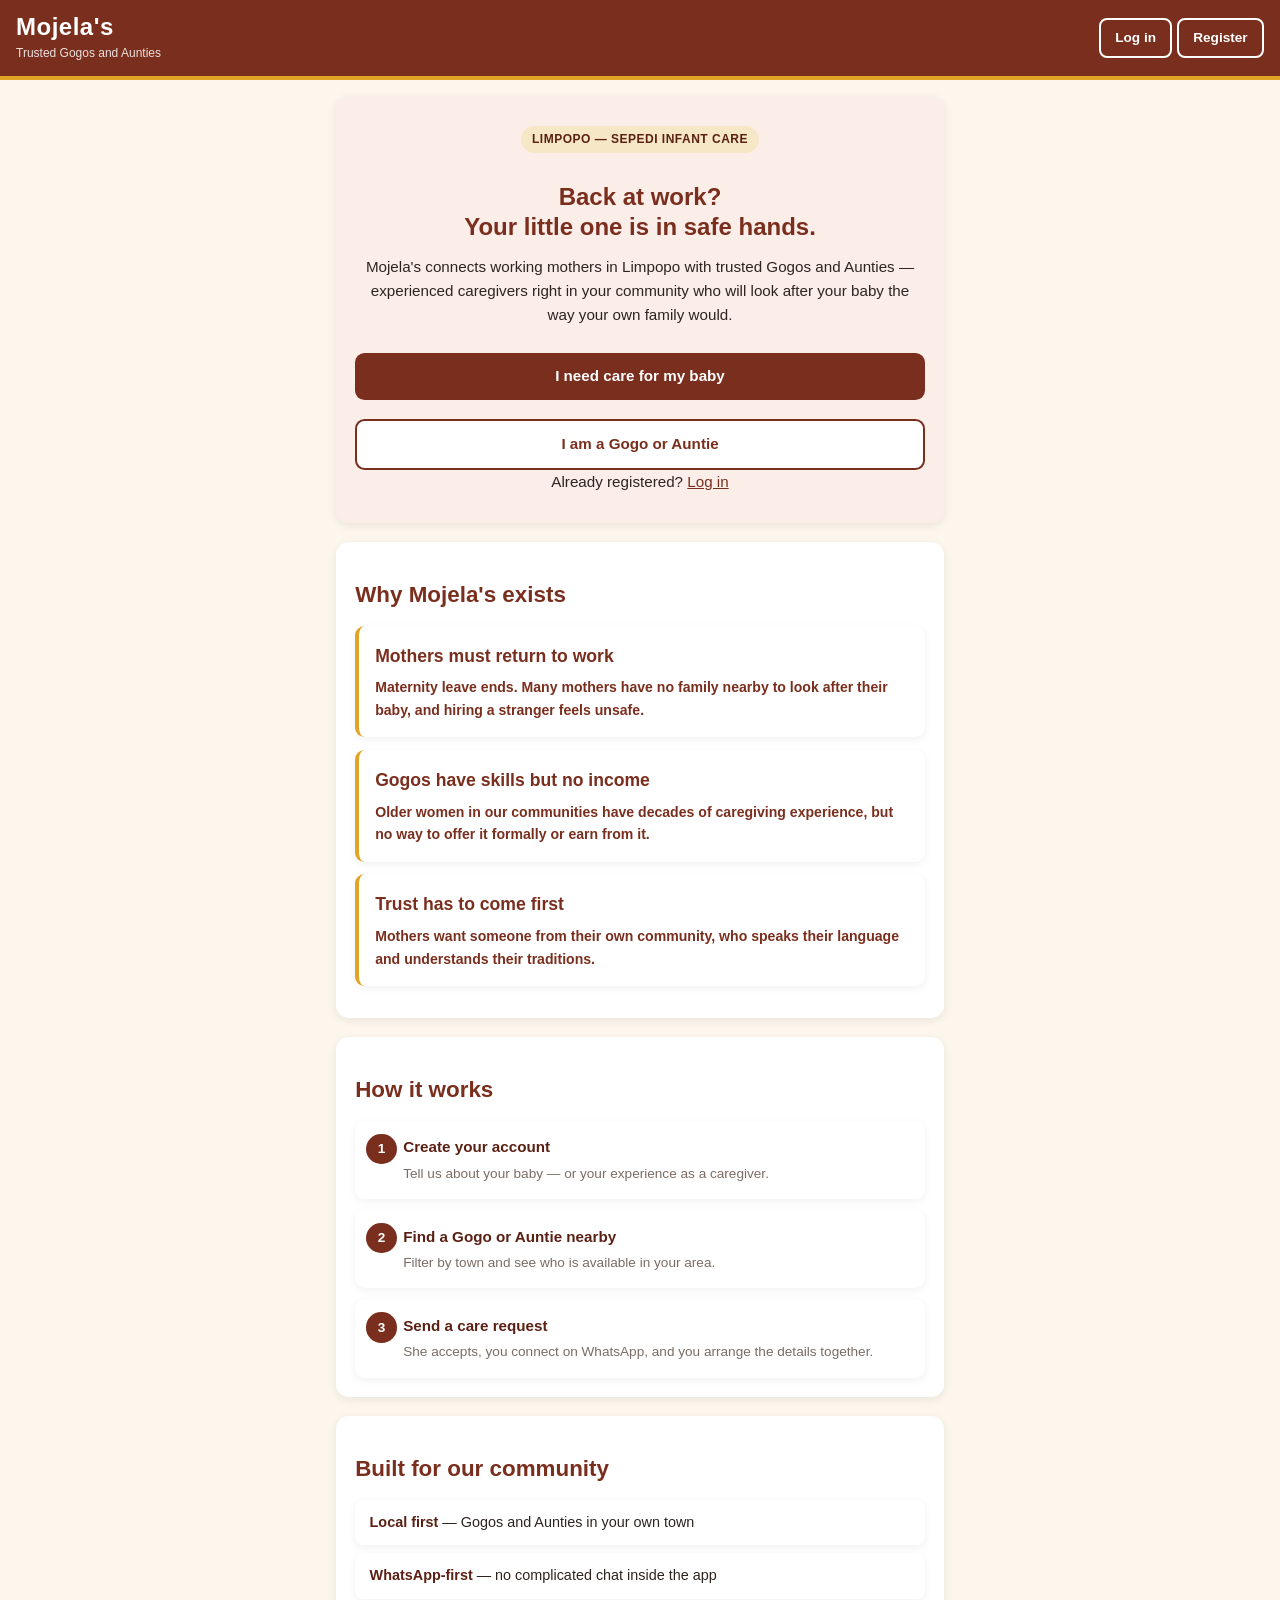
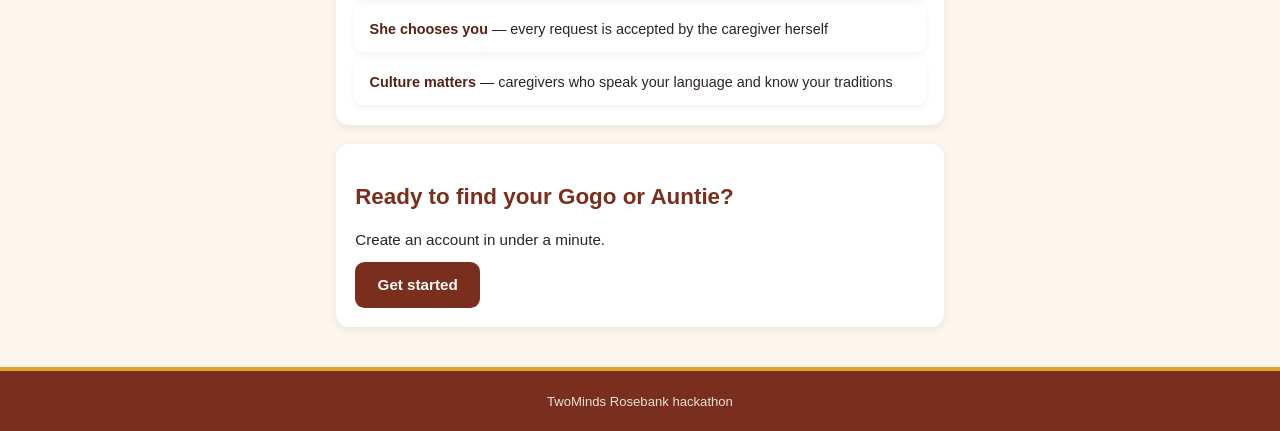
<file: index.html>
<!doctype html>
<html lang="en">
  <head>
    <meta charset="UTF-8" />
    <meta name="viewport" content="width=device-width, initial-scale=1.0" />
    <meta name="theme-color" content="#7a2e1d" />
    <meta
      name="description"
      content="Mojela's connects working mothers in Limpopo with trusted Gogos and Aunties for infant care."
    />
    <title>Mojela's — Trusted Gogos and Aunties in Limpopo</title>
    <link rel="stylesheet" href="style/style.css" />
  </head>

  <body>
    <header>
      <a href="index.html" aria-label="Mojela's home">
        <h1>Mojela's</h1>
        <p>Trusted Gogos and Aunties</p>
      </a>

      <nav aria-label="Account">
        <a href="auth.html#login">Log in</a>
        <a href="auth.html#register">Register</a>
      </nav>
    </header>

    <main>
      <section>
        <p>Limpopo — Sepedi infant care</p>
        <h2>Back at work?<br />Your little one is in safe hands.</h2>
        <p>
          Mojela's connects working mothers in Limpopo with trusted Gogos and
          Aunties — experienced caregivers right in your community who will look
          after your baby the way your own family would.
        </p>

        <nav aria-label="Get started">
          <a href="auth.html#mother">I need care for my baby</a>
          <a href="auth.html#gogo">I am a Gogo or Auntie</a>
        </nav>

        <p>Already registered? <a href="auth.html#login">Log in</a></p>
      </section>

      <section>
        <h2>Why Mojela's exists</h2>

        <article>
          <h3>Mothers must return to work</h3>
          <p>
            Maternity leave ends. Many mothers have no family nearby to look
            after their baby, and hiring a stranger feels unsafe.
          </p>
        </article>

        <article>
          <h3>Gogos have skills but no income</h3>
          <p>
            Older women in our communities have decades of caregiving
            experience, but no way to offer it formally or earn from it.
          </p>
        </article>

        <article>
          <h3>Trust has to come first</h3>
          <p>
            Mothers want someone from their own community, who speaks their
            language and understands their traditions.
          </p>
        </article>
      </section>

      <section>
        <h2>How it works</h2>

        <ol>
          <li>
            <strong>Create your account</strong>
            <p>Tell us about your baby — or your experience as a caregiver.</p>
          </li>
          <li>
            <strong>Find a Gogo or Auntie nearby</strong>
            <p>Filter by town and see who is available in your area.</p>
          </li>
          <li>
            <strong>Send a care request</strong>
            <p>
              She accepts, you connect on WhatsApp, and you arrange the details
              together.
            </p>
          </li>
        </ol>
      </section>

      <section>
        <h2>Built for our community</h2>

        <ul>
          <li>
            <strong>Local first</strong> — Gogos and Aunties in your own town
          </li>
          <li>
            <strong>WhatsApp-first</strong> — no complicated chat inside the app
          </li>
          <li>
            <strong>She chooses you</strong> — every request is accepted by the
            caregiver herself
          </li>
          <li>
            <strong>Culture matters</strong> — caregivers who speak your
            language and know your traditions
          </li>
        </ul>
      </section>

      <section>
        <h2>Ready to find your Gogo or Auntie?</h2>
        <p>Create an account in under a minute.</p>
        <a href="auth.html#register">Get started</a>
      </section>
    </main>

    <footer>
      <p>TwoMinds Rosebank hackathon</p>
    </footer>
    <!-- ==================== SCRIPTS ==================== -->
    <script src="javaScripts/app.js"></script>
  </body>
</html>
</file>
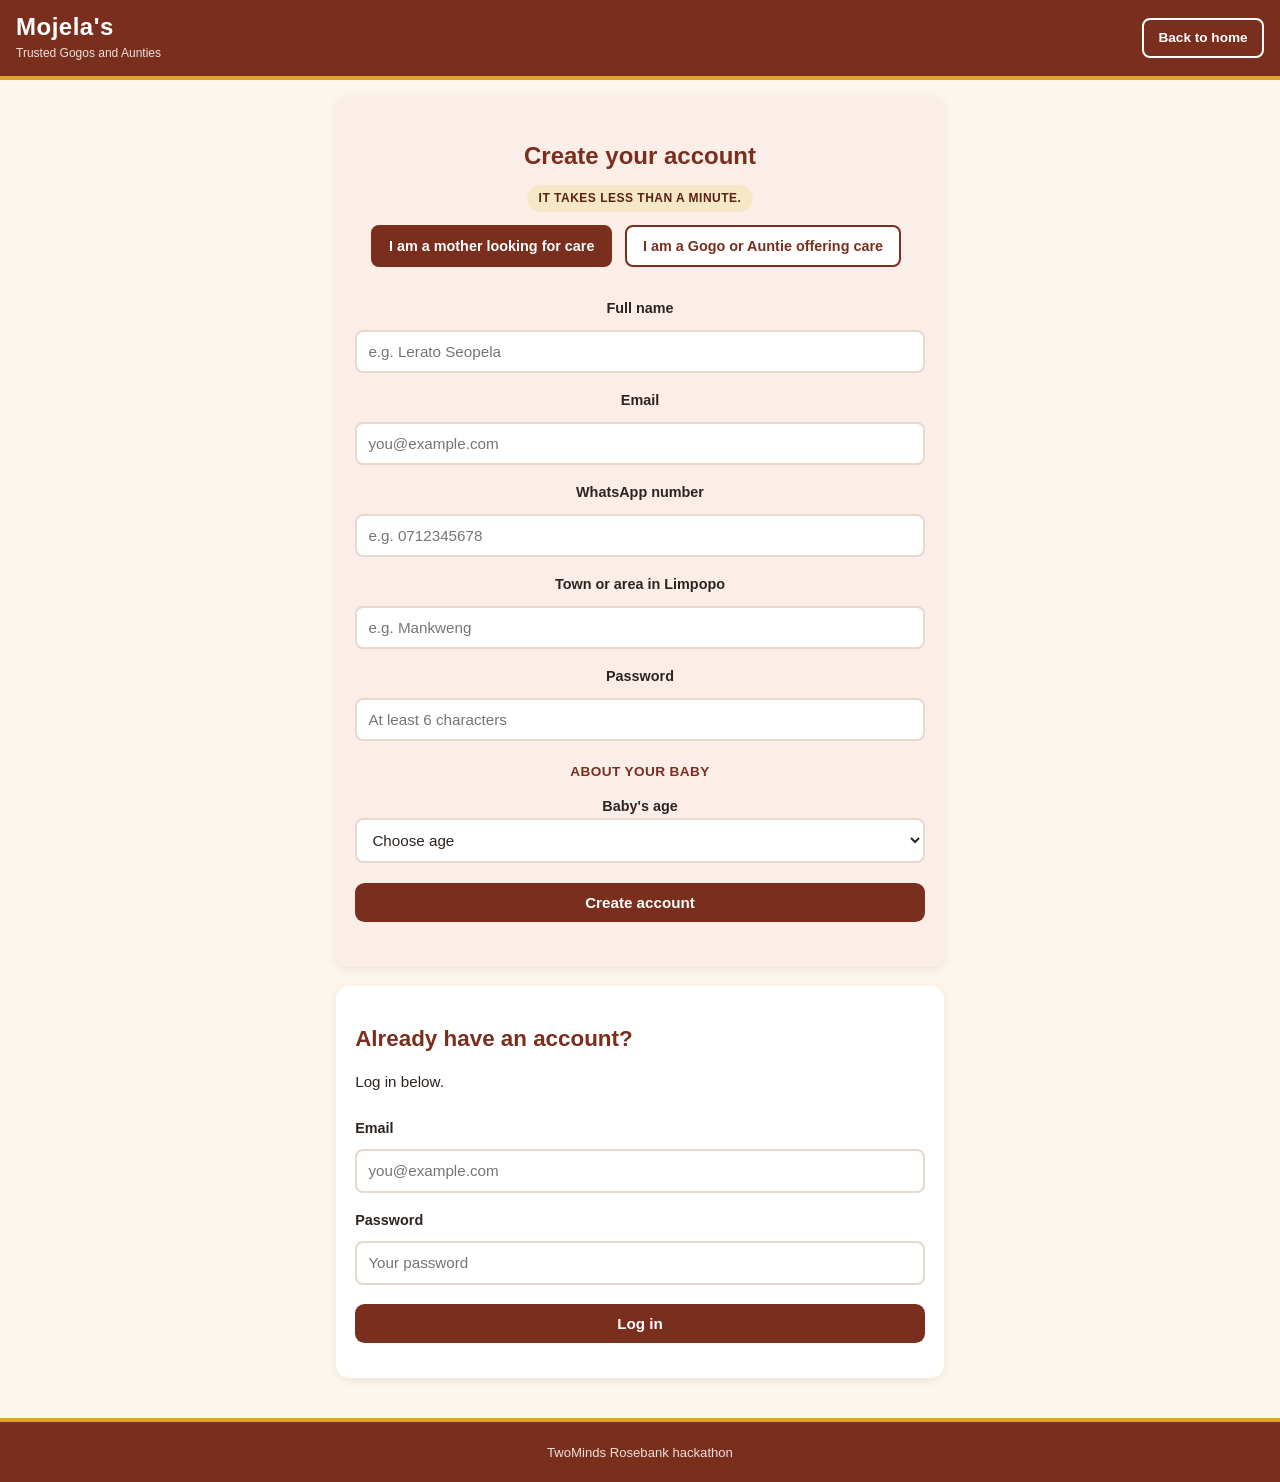
<file: auth.html>
<!doctype html>
<html lang="en">
  <head>
    <meta charset="UTF-8" />
    <meta name="viewport" content="width=device-width, initial-scale=1.0" />
    <meta name="theme-color" content="#7a2e1d" />
    <meta
      name="description"
      content="Create your Mojela's account to find or offer trusted infant care in Limpopo."
    />
    <title>Mojela's — Register or Log in</title>
    <link rel="stylesheet" href="style/style.css" />
  </head>

  <body>
    <header>
      <a href="index.html" aria-label="Mojela's home">
        <h1>Mojela's</h1>
        <p>Trusted Gogos and Aunties</p>
      </a>

      <nav aria-label="Navigation">
        <a href="index.html">Back to home</a>
      </nav>
    </header>

    <main>
      <!-- ==================== REGISTER ==================== -->
      <section>
        <h2>Create your account</h2>
        <p>It takes less than a minute.</p>

        <div>
          <button type="button" id="roleParentBtn" data-role="parent">
            I am a mother looking for care
          </button>
          <button type="button" id="roleCaregiverBtn" data-role="caregiver">
            I am a Gogo or Auntie offering care
          </button>
        </div>

        <form action="mother.html" method="get" id="registerForm">
          <label for="regName">Full name</label>
          <input
            type="text"
            id="regName"
            name="name"
            placeholder="e.g. Lerato Seopela"
            autocomplete="name"
            required
          />

          <label for="regEmail">Email</label>
          <input
            type="email"
            id="regEmail"
            name="email"
            placeholder="you@example.com"
            autocomplete="email"
            required
          />

          <label for="regPhone">WhatsApp number</label>
          <input
            type="tel"
            id="regPhone"
            name="phone"
            placeholder="e.g. 0712345678"
            inputmode="tel"
            autocomplete="tel"
            required
          />

          <label for="regLocation">Town or area in Limpopo</label>
          <input
            type="text"
            id="regLocation"
            name="location"
            list="locations"
            placeholder="e.g. Mankweng"
            autocomplete="address-level2"
            required
          />
          <datalist id="locations">
            <option value="Polokwane"></option>
            <option value="Mankweng"></option>
            <option value="Seshego"></option>
            <option value="Lebowakgomo"></option>
            <option value="Tzaneen"></option>
            <option value="Thohoyandou"></option>
            <option value="Musina"></option>
          </datalist>

          <label for="regPassword">Password</label>
          <input
            type="password"
            id="regPassword"
            name="password"
            placeholder="At least 6 characters"
            minlength="6"
            autocomplete="new-password"
            required
          />

          <fieldset id="parentFields">
            <legend>About your baby</legend>

            <label for="regBabyAge">Baby's age</label>
            <select id="regBabyAge" name="babyAge" required>
              <option value="" disabled selected>Choose age</option>
              <option>2 months</option>
              <option>3 months</option>
              <option>4 months</option>
              <option>5 months</option>
              <option>6 months</option>
              <option>7–12 months</option>
              <option>Over 12 months</option>
            </select>
          </fieldset>

          <fieldset id="caregiverFields" hidden disabled>
            <legend>About your experience</legend>

            <label for="regExperience">Years of experience</label>
            <input type="number" id="regExperience" min="0" max="70" />

            <label for="regRate">Monthly rate (Rand)</label>
            <input type="number" id="regRate" min="0" step="100" />

            <label for="regBio">Short bio (optional)</label>
            <textarea id="regBio" rows="3" maxlength="200"></textarea>
          </fieldset>
          <button type="submit">Create account</button>
        </form>
      </section>

      <!-- ==================== LOGIN ==================== -->
      <section>
        <h2>Already have an account?</h2>
        <p>Log in below.</p>

        <form action="mother.html" method="get" id="loginForm">
          <label for="loginEmail">Email</label>
          <input
            type="email"
            id="loginEmail"
            name="email"
            placeholder="you@example.com"
            autocomplete="email"
            required
          />

          <label for="loginPassword">Password</label>
          <input
            type="password"
            id="loginPassword"
            name="password"
            placeholder="Your password"
            autocomplete="current-password"
            required
          />

          <button type="submit">Log in</button>
        </form>
      </section>
    </main>

    <footer>
      <p>TwoMinds Rosebank hackathon</p>
    </footer>
    <!-- ==================== SCRIPTS ==================== -->
    <script src="javaScripts/app.js"></script>
    <script src="javaScripts/auth.js"></script>
    <script>
      // Read the URL fragment (#mother or #gogo) and click the matching button
      if (location.hash === "#mother") {
        document.getElementById("roleParentBtn").click();
      } else if (location.hash === "#gogo") {
        document.getElementById("roleCaregiverBtn").click();
      }
    </script>
  </body>
</html>
</file>
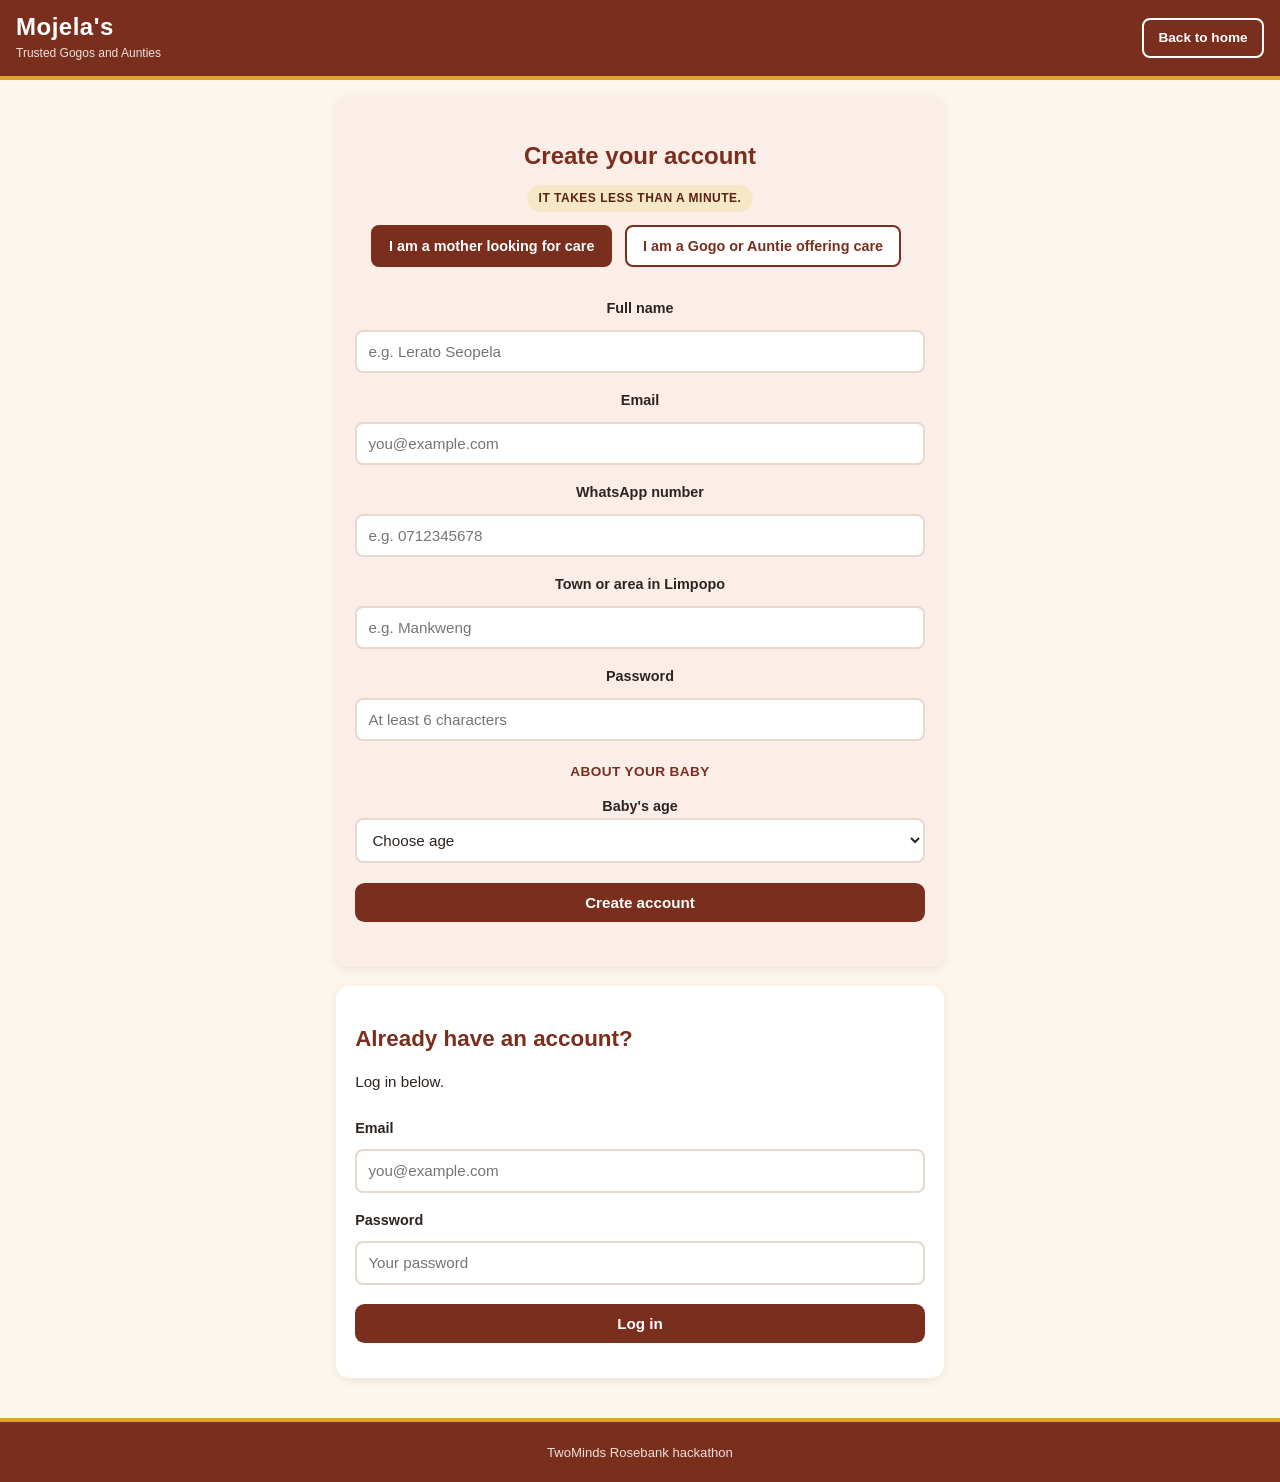
<file: caregiver.html>
<!doctype html>
<html lang="en">
  <head>
    <meta charset="UTF-8" />
    <meta name="viewport" content="width=device-width, initial-scale=1.0" />
    <meta name="theme-color" content="#7a2e1d" />
    <meta
      name="description"
      content="Your Mojela's dashboard — see ongoing care requests from mothers in your area."
    />
    <title>Mojela's — Gogo Dashboard</title>
    <link rel="stylesheet" href="style/style.css" />
  </head>

  <body>
    <!-- ==================== HEADER ==================== -->
    <header>
      <a href="caregiver.html" aria-label="Mojela's caregiver dashboard">
        <h1>Mojela's</h1>
        <p>Gogo dashboard</p>
      </a>

      <nav aria-label="Account">
        <a href="index.html" id="logoutBtn">Log out</a>
      </nav>
    </header>

    <!-- ==================== MAIN ==================== -->
    <main>
      <!-- ========== GREETING ========== -->
      <section>
        <h2 id="caregiverGreeting">Dumela, Gogo Maria</h2>
        <p>
          Mothers in your area are looking for someone they can trust to care
          for their child for the months ahead. Here are their requests.
        </p>
      </section>

      <!-- ========== NOTIFICATION ========== -->
      <section id="notifications">
        <h2 id="notificationsHeading"></h2>
        <p id="notificationsText"></p>
      </section>

      <!-- ========== REQUESTS FROM MOTHERS ========== -->
      <section>
        <h2>Requests from mothers</h2>
        <div id="requestList"></div>
      </section>
      <!-- ========== PROFILE ========== -->
      <section>
        <h2>Your profile</h2>
        <dl id="caregiverProfile">
          <!-- caregiver.js -->
        </dl>
      </section>
    </main>

    <!-- ==================== FOOTER ==================== -->
    <footer>
      <p>TwoMinds Rosebank hackathon</p>
    </footer>

    <!-- ==================== SCRIPTS ==================== -->
    <script src="javaScripts/app.js"></script>
    <script src="javaScripts/caregiver.js"></script>
  </body>
</html>
</file>
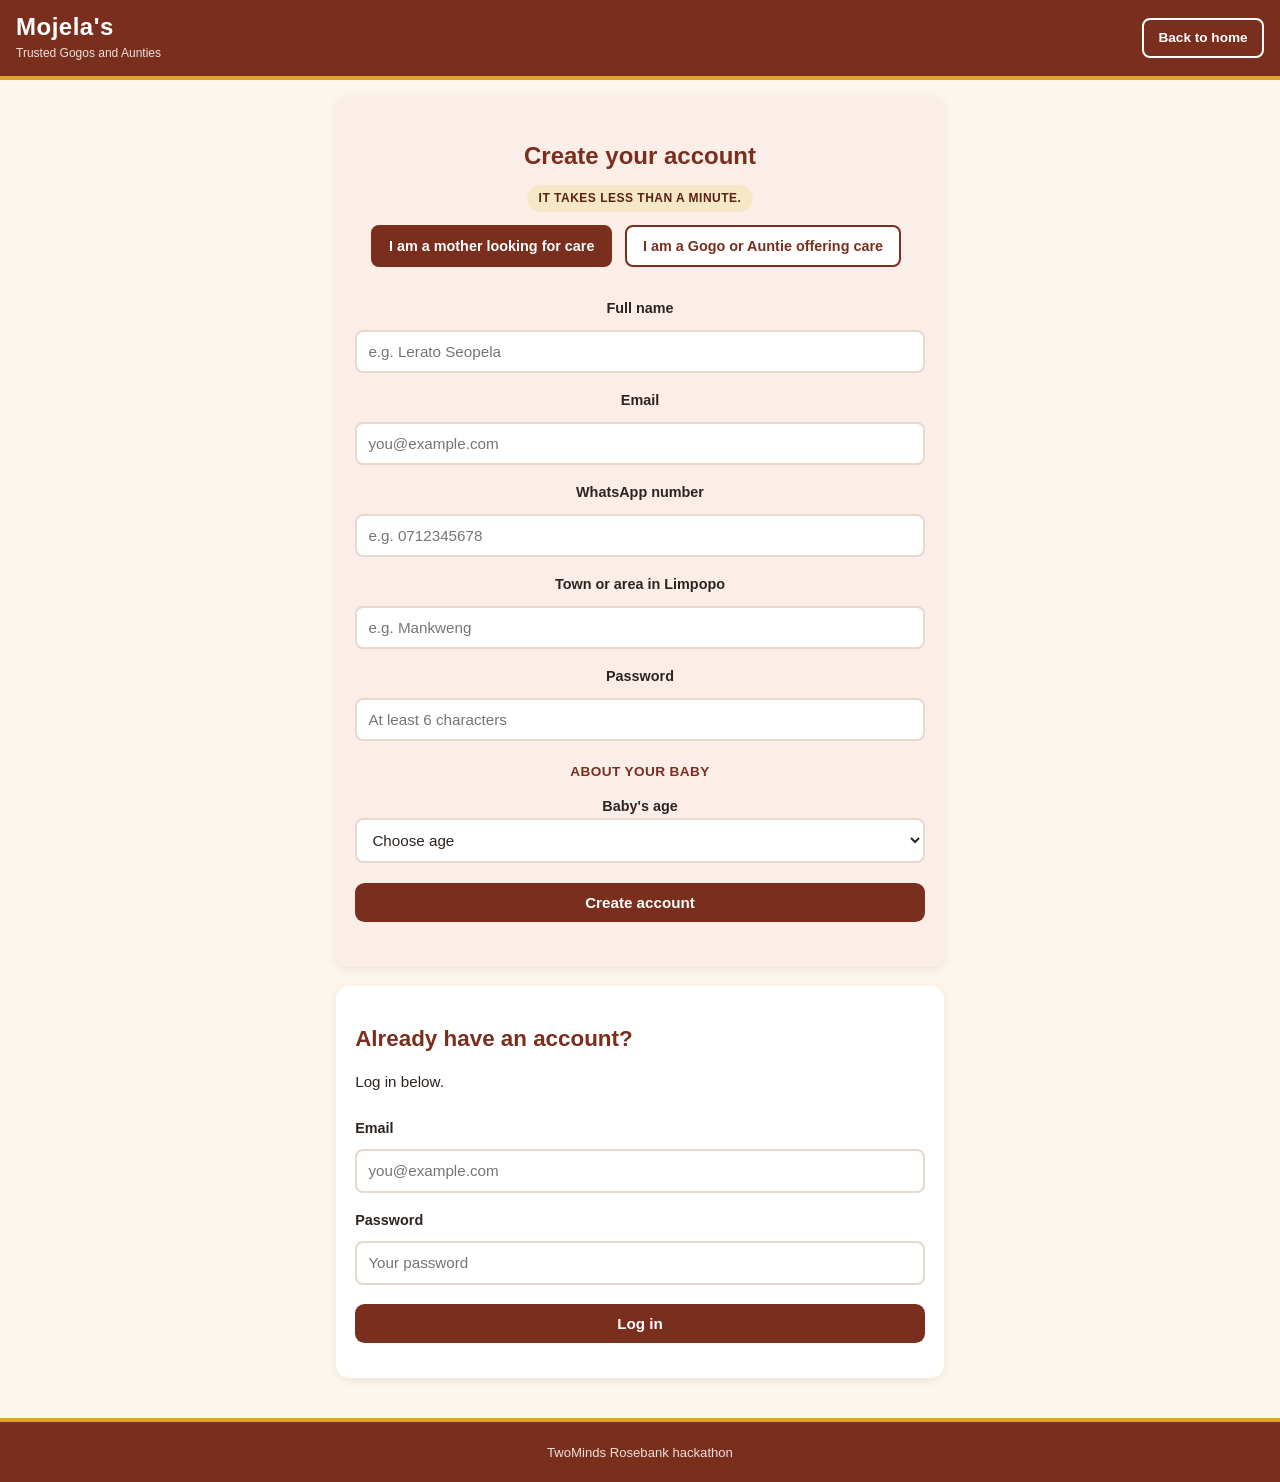
<file: mother.html>
<!doctype html>
<html lang="en">
  <head>
    <meta charset="UTF-8" />
    <meta name="viewport" content="width=device-width, initial-scale=1.0" />
    <meta name="theme-color" content="#7a2e1d" />
    <meta
      name="description"
      content="Your Mojela's dashboard — find a trusted Gogo or Auntie for ongoing care of your child."
    />
    <title>Mojela's — Mother Dashboard</title>
    <link rel="stylesheet" href="style/style.css" />
  </head>

  <body>
    <!-- ==================== HEADER ==================== -->
    <header>
      <a href="mother.html" aria-label="Mojela's mother dashboard">
        <h1>Mojela's</h1>
        <p>Mother dashboard</p>
      </a>

      <nav aria-label="Account">
        <a href="index.html" id="logoutBtn">Log out</a>
      </nav>
    </header>

    <!-- ==================== MAIN ==================== -->
    <main>
      <!-- ========== GREETING ========== -->
      <section>
        <h2 id="motherGreeting">Dumela, Lerato</h2>
        <p>
          Looking for a Gogo or Auntie to care for your child while you are at
          work? Find someone you trust for the months ahead.
        </p>
      </section>

      <!-- ========== FIND A CAREGIVER ========== -->
      <section>
        <h2>Find a Gogo or Auntie</h2>

        <form role="search">
          <label for="searchInput">Search by name or town</label>
          <input
            type="search"
            id="searchInput"
            name="q"
            placeholder="e.g. Polokwane"
          />
          <button type="submit">Search</button>
        </form>
        <!-- JS fills this with caregiver cards -->
        <div id="caregiverList"></div>
      </section>

      <!-- ========== MY REQUESTS ========== -->

      <section id="my-requests">
        <h2>My requests</h2>
        <div id="motherRequestList"></div>
      </section>

      <!-- ========== REQUEST MODAL ========== -->
      <div id="requestModal" hidden>
        <div>
          <h2 id="requestModalTitle">Request care</h2>

          <form id="requestForm">
            <label for="reqMessage">Your message</label>
            <textarea
              id="reqMessage"
              rows="4"
              maxlength="300"
              placeholder="Dumela! I return to work in two weeks and need someone to look after my baby for the next 6 months..."
              required
            ></textarea>

            <label for="reqDate">
              Preferred start date <span>(optional)</span>
            </label>
            <input type="date" id="reqDate" />

            <button type="submit">Send request</button>
            <button type="button" id="cancelRequestBtn">Cancel</button>
          </form>
        </div>
      </div>
      <!-- ========== PROFILE ========== -->
      <section>
        <h2>Your profile</h2>

        <dl id="motherProfile">
          <!-- Profile details will be populated here by JavaScript -->
        </dl>
      </section>
    </main>

    <!-- ==================== FOOTER ==================== -->
    <footer>
      <p>TwoMinds Rosebank hackathon</p>
    </footer>
    <script src="javaScripts/app.js"></script>
    <script src="javaScripts/mother.js"></script>
  </body>
</html>
</file>
<file: style/style.css>
/* ==========================================================
   MOJELA'S — MAIN STYLESHEET
   Colours: Warm terracotta, gold, cream
   Units: rem, em, %
   Layout: Flexbox + CSS Grid
   ========================================================== */

/* ---------- 1. GLOBAL RESET ---------- */
* {
  margin: 0;
  padding: 0;
  box-sizing: border-box;
  -webkit-tap-highlight-color: transparent;
}

html {
  font-size: 100%;
  scroll-behavior: smooth;
}

body {
  font-family: "Segoe UI", Arial, sans-serif;
  font-size: 1rem;
  line-height: 1.6;
  background-color: #fdf6ec;
  color: #2d2420;
  overflow-x: hidden;
}

/* ---------- 2. TYPOGRAPHY ---------- */
h1 {
  font-size: 1.8rem;
  font-weight: 700;
  color: #ffffff;
  letter-spacing: 0.5px;
}

h2 {
  font-size: 1.4rem;
  font-weight: 600;
  color: #7a2e1d;
  margin: 1rem 0 0.8rem;
}

h3 {
  font-size: 1.1rem;
  font-weight: 600;
  color: #7a2e1d;
  margin-bottom: 0.4rem;
}

p {
  font-size: 0.95rem;
  line-height: 1.6;
  color: #2d2420;
}

a {
  color: #7a2e1d;
}

strong {
  font-weight: 700;
  color: #5a2013;
}

/* ---------- 3. HEADER ---------- */
header {
  background-color: #7a2e1d;
  padding: 0.8rem 1rem;
  display: flex;
  align-items: center;
  justify-content: space-between;
  gap: 1rem;
  flex-wrap: wrap;
  border-bottom: 0.3rem solid #e0a526;
}

header a {
  text-decoration: none;
  color: #ffffff;
}

header h1 {
  font-size: 1.5rem;
  line-height: 1.2;
}

header p {
  font-size: 0.75rem;
  color: rgba(255, 255, 255, 0.85);
  margin-top: 0.15rem;
}

header nav a {
  display: inline-block;
  padding: 0.45rem 0.9rem;
  border: 0.13rem solid #ffffff;
  border-radius: 0.5rem;
  font-size: 0.85rem;
  font-weight: 600;
  transition: background-color 0.3s ease;
}

header nav a:hover {
  background-color: rgba(255, 255, 255, 0.15);
}

/* ---------- 4. MAIN LAYOUT ---------- */
main {
  max-width: 40rem;
  margin: 0 auto;
  padding: 1rem;
  display: flex;
  flex-direction: column;
  gap: 1.2rem;
}

/* ---------- 5. SECTIONS ---------- */
main section {
  background-color: #ffffff;
  border-radius: 0.8rem;
  padding: 1.2rem;
  box-shadow: 0 0.15rem 0.6rem rgba(0, 0, 0, 0.08);
}

/* ---------- 6. BUTTONS (links that act like buttons) ---------- */
main section > a,
main section > nav a,
form button {
  display: inline-block;
  background-color: #7a2e1d;
  color: #ffffff;
  padding: 0.7rem 1.4rem;
  border: none;
  border-radius: 0.6rem;
  font-size: 0.95rem;
  font-weight: 600;
  font-family: inherit;
  text-decoration: none;
  text-align: center;
  cursor: pointer;
  transition: background-color 0.3s ease;
  margin-top: 0.6rem;
}

main section > a:hover,
main section > nav a:hover,
form button:hover {
  background-color: #5a2013;
}

/* Second button inside a nav (outline style) */
main section > nav a + a {
  background-color: #ffffff;
  color: #7a2e1d;
  border: 0.13rem solid #7a2e1d;
}

main section > nav a + a:hover {
  background-color: #fbeee9;
}

/* ---------- 7. FORMS ---------- */
form {
  display: flex;
  flex-direction: column;
  gap: 0.6rem;
  margin: 1rem 0;
}

form label {
  display: block;
  font-weight: 600;
  font-size: 0.9rem;
  color: #2d2420;
  margin-top: 0.4rem;
}

form input,
form select,
form textarea {
  width: 100%;
  padding: 0.7rem;
  border: 0.13rem solid #e4d9cc;
  border-radius: 0.5rem;
  font-size: 0.95rem;
  font-family: inherit;
  background-color: #ffffff;
  color: #2d2420;
}

form input:focus,
form select:focus,
form textarea:focus {
  outline: none;
  border-color: #7a2e1d;
}

form textarea {
  resize: vertical;
  min-height: 4.5rem;
}

fieldset {
  border: 0;
  padding: 0;
  margin-top: 0.6rem;
}

legend {
  font-weight: 700;
  font-size: 0.85rem;
  color: #7a2e1d;
  text-transform: uppercase;
  letter-spacing: 0.4px;
  margin-bottom: 0.4rem;
}

/* ---------- 8. CARDS (caregiver + request cards) ---------- */
main section article {
  background-color: #ffffff;
  border-left: 0.3rem solid #e0a526;
  border-radius: 0.6rem;
  padding: 1rem;
  margin: 0.8rem 0;
  box-shadow: 0 0.15rem 0.5rem rgba(0, 0, 0, 0.06);
}

main section article p {
  font-size: 0.88rem;
  color: #7a6d65;
  margin-top: 0.3rem;
}

main section article p:first-of-type {
  color: #7a2e1d;
  font-weight: 600;
}

main section article a {
  display: inline-block;
  background-color: #7a2e1d;
  color: #ffffff;
  padding: 0.5rem 1rem;
  border-radius: 0.5rem;
  font-size: 0.85rem;
  font-weight: 600;
  text-decoration: none;
  margin-top: 0.6rem;
  transition: background-color 0.3s ease;
}

main section article a:hover {
  background-color: #5a2013;
}

main section article button {
  display: inline-block;
  background-color: #7a2e1d;
  color: #ffffff;
  padding: 0.5rem 1rem;
  border: none;
  border-radius: 0.5rem;
  font-size: 0.85rem;
  font-weight: 600;
  font-family: inherit;
  cursor: pointer;
  margin: 0.6rem 0.4rem 0 0;
  transition: background-color 0.3s ease;
}

main section article button:hover {
  background-color: #5a2013;
}

/* Decline button - second button in a card */
main section article button + button {
  background-color: #ffffff;
  color: #b3261e;
  border: 0.13rem solid #b3261e;
}

main section article button + button:hover {
  background-color: #fdeceb;
}

/* WhatsApp link - styled green */
main section article a[href*="wa.me"] {
  background-color: #1fa855;
}

main section article a[href*="wa.me"]:hover {
  background-color: #188a45;
}

/* ---------- 9. DESCRIPTION LISTS (profile + stats) ---------- */
main section dl {
  display: grid;
  gap: 0.5rem;
  margin-top: 0.8rem;
}

main section dt {
  font-size: 0.8rem;
  font-weight: 700;
  color: #7a6d65;
  text-transform: uppercase;
  letter-spacing: 0.4px;
}

main section dd {
  font-size: 0.95rem;
  color: #2d2420;
  font-weight: 600;
  margin-bottom: 0.4rem;
}

/* Stats on caregiver dashboard — three in a row */
main section:nth-of-type(2) dl {
  grid-template-columns: repeat(3, 1fr);
  gap: 0.6rem;
  text-align: center;
}

main section:nth-of-type(2) dt {
  order: 2;
  font-size: 0.75rem;
}

main section:nth-of-type(2) dd {
  order: 1;
  font-size: 1.6rem;
  font-weight: 700;
  color: #7a2e1d;
  margin-bottom: 0;
}

/* ---------- 10. HERO (index.html) ---------- */
main section:first-of-type {
  background-color: #fbeee9;
  text-align: center;
  padding: 1.8rem 1.2rem;
}

main section:first-of-type > p:first-of-type {
  display: inline-block;
  background-color: #f6e7c7;
  color: #5a2013;
  font-size: 0.75rem;
  font-weight: 700;
  letter-spacing: 0.5px;
  text-transform: uppercase;
  padding: 0.25rem 0.7rem;
  border-radius: 1rem;
  margin-bottom: 0.8rem;
}

main section:first-of-type h2 {
  font-size: 1.5rem;
  line-height: 1.25;
  color: #7a2e1d;
  margin-bottom: 0.8rem;
}

main section:first-of-type > nav {
  display: flex;
  flex-direction: column;
  gap: 0.6rem;
  margin-top: 1rem;
}

main section:first-of-type > nav a {
  width: 100%;
}

/* ---------- 11. HOW IT WORKS (ordered list) ---------- */
main section ol {
  list-style: none;
  counter-reset: step;
  display: flex;
  flex-direction: column;
  gap: 0.7rem;
  margin-top: 0.8rem;
}

main section ol li {
  counter-increment: step;
  position: relative;
  background-color: #ffffff;
  border-radius: 0.6rem;
  padding: 0.9rem 0.9rem 0.9rem 3rem;
  box-shadow: 0 0.15rem 0.5rem rgba(0, 0, 0, 0.06);
}

main section ol li::before {
  content: counter(step);
  position: absolute;
  left: 0.7rem;
  top: 0.8rem;
  width: 1.9rem;
  height: 1.9rem;
  border-radius: 50%;
  background-color: #7a2e1d;
  color: #ffffff;
  font-weight: 700;
  font-size: 0.85rem;
  display: flex;
  align-items: center;
  justify-content: center;
}

main section ol li strong {
  display: block;
  font-size: 0.95rem;
  margin-bottom: 0.2rem;
}

main section ol li p {
  font-size: 0.85rem;
  color: #7a6d65;
}

/* ---------- 12. TRUST LIST (unordered list) ---------- */
main section ul {
  list-style: none;
  display: flex;
  flex-direction: column;
  gap: 0.5rem;
  margin-top: 0.8rem;
}

main section ul li {
  background-color: #ffffff;
  border-radius: 0.5rem;
  padding: 0.7rem 0.9rem;
  font-size: 0.9rem;
  box-shadow: 0 0.15rem 0.5rem rgba(0, 0, 0, 0.06);
}

/* ---------- 13. FOOTER ---------- */
footer {
  background-color: #7a2e1d;
  color: #ffffff;
  padding: 1.2rem;
  text-align: center;
  margin-top: 1.5rem;
  border-top: 0.3rem solid #e0a526;
}

footer p {
  font-size: 0.82rem;
  color: rgba(255, 255, 255, 0.85);
}

/* ---------- 14. FORM ERROR MESSAGES ---------- */
form > p:last-of-type {
  font-size: 0.88rem;
  color: #b3261e;
  font-weight: 600;
  margin-top: 0.4rem;
}

/* ---------- 15. RESPONSIVE — TABLET ---------- */
@media (max-width: 48rem) {
  html {
    font-size: 95%;
  }

  h1 {
    font-size: 1.4rem;
  }

  h2 {
    font-size: 1.25rem;
  }

  main {
    padding: 0.8rem;
  }

  main section {
    padding: 1rem;
  }
}

/* ---------- 16. RESPONSIVE — MOBILE ---------- */
@media (max-width: 30rem) {
  html {
    font-size: 90%;
  }

  header {
    padding: 0.7rem 0.8rem;
  }

  header h1 {
    font-size: 1.3rem;
  }

  h2 {
    font-size: 1.15rem;
  }

  main {
    padding: 0.6rem;
    gap: 0.9rem;
  }

  main section {
    padding: 0.9rem;
    border-radius: 0.6rem;
  }

  main section article {
    padding: 0.8rem;
  }

  main section article button {
    width: 100%;
    margin: 0.4rem 0 0 0;
  }

  main section:nth-of-type(2) dd {
    font-size: 1.35rem;
  }
}
/* Role toggle buttons on register form */
#roleParentBtn,
#roleCaregiverBtn {
  padding: 0.7rem 1rem;
  border: 0.13rem solid #7a2e1d;
  background-color: #ffffff;
  color: #7a2e1d;
  border-radius: 0.5rem;
  font-weight: 600;
  font-size: 0.9rem;
  cursor: pointer;
  font-family: inherit;
  margin-right: 0.5rem;
  margin-bottom: 0.5rem;
}

#roleParentBtn.active,
#roleCaregiverBtn.active {
  background-color: #7a2e1d;
  color: #ffffff;
}
</file>
